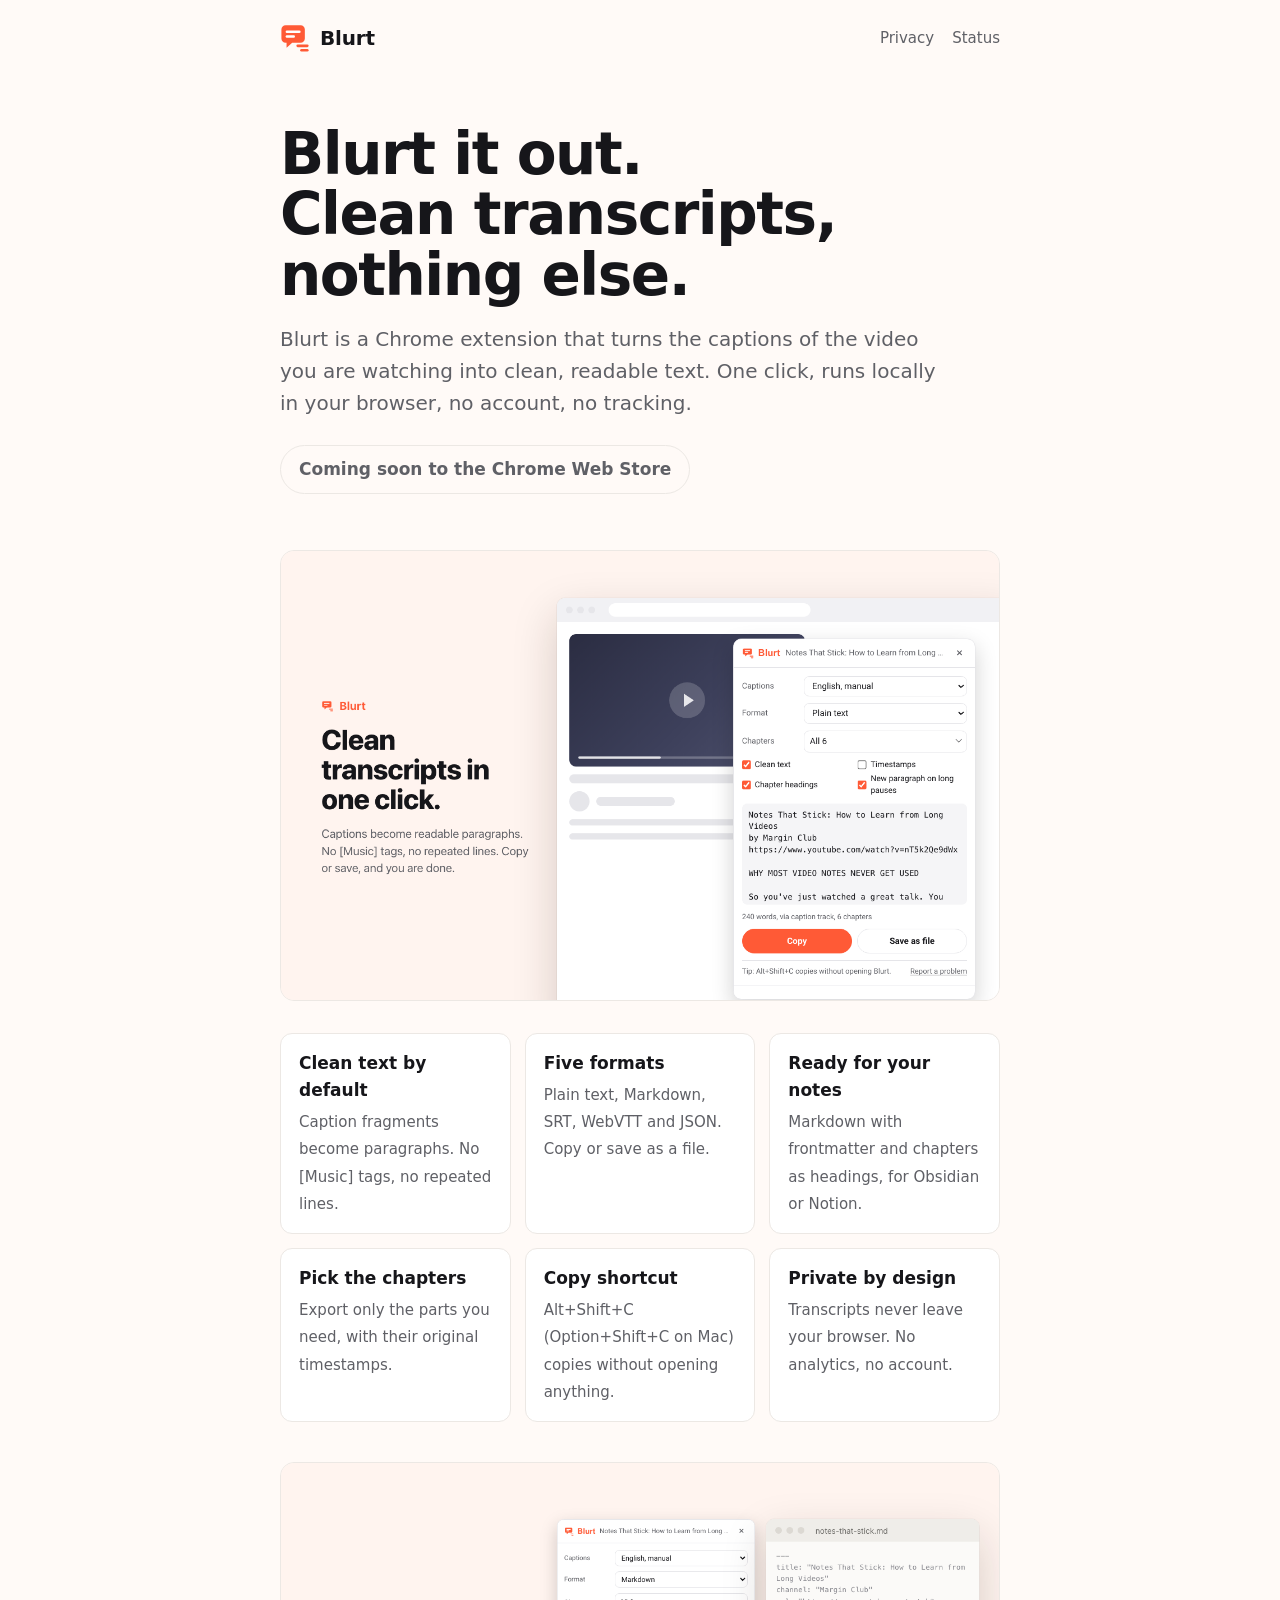
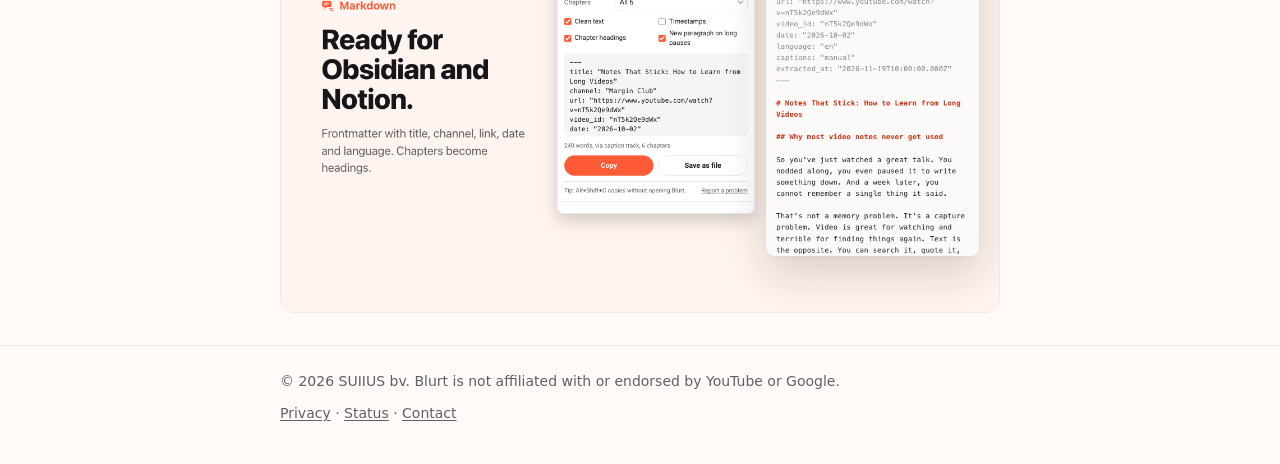
<file: index.html>
<!doctype html>
<html lang="en">
<head>
  <meta charset="utf-8">
  <meta name="viewport" content="width=device-width, initial-scale=1">
  <title>Blurt: clean transcripts from videos you watch</title>
  <meta name="description" content="Blurt is a Chrome extension that turns video captions into clean text. One click, runs locally, no account, no tracking.">
  <link rel="icon" href="assets/favicon-32.png" type="image/png">
  <link rel="stylesheet" href="assets/site.css">
</head>
<body>
  <header class="top">
    <div class="wrap">
      <a class="brand" href="./"><img src="assets/icon.svg" alt="">Blurt</a>
      <nav class="links"><a href="privacy/">Privacy</a><a href="status/">Status</a></nav>
    </div>
  </header>

  <main class="wrap">
    <section class="hero">
      <h1>Blurt it out.<br>Clean transcripts, nothing else.</h1>
      <p class="lead">Blurt is a Chrome extension that turns the captions of the video you are watching into clean, readable text. One click, runs locally in your browser, no account, no tracking.</p>
      <span class="pill soft">Coming soon to the Chrome Web Store</span>
    </section>

    <img class="shot" src="assets/screenshot-clean-text.png" width="1280" height="800" alt="The Blurt panel next to a video, showing the transcript as clean paragraphs with Copy and Save as file buttons.">

    <ul class="features">
      <li><strong>Clean text by default</strong><span>Caption fragments become paragraphs. No [Music] tags, no repeated lines.</span></li>
      <li><strong>Five formats</strong><span>Plain text, Markdown, SRT, WebVTT and JSON. Copy or save as a file.</span></li>
      <li><strong>Ready for your notes</strong><span>Markdown with frontmatter and chapters as headings, for Obsidian or Notion.</span></li>
      <li><strong>Pick the chapters</strong><span>Export only the parts you need, with their original timestamps.</span></li>
      <li><strong>Copy shortcut</strong><span>Alt+Shift+C (Option+Shift+C on Mac) copies without opening anything.</span></li>
      <li><strong>Private by design</strong><span>Transcripts never leave your browser. No analytics, no account.</span></li>
    </ul>

    <img class="shot" src="assets/screenshot-markdown.png" width="1280" height="800" alt="Markdown output with title, channel, link and date frontmatter, and chapter headings.">
  </main>

  <footer class="bottom">
    <div class="wrap">
      <span>&copy; 2026 SUIIUS bv. Blurt is not affiliated with or endorsed by YouTube or Google.</span>
      <span><a href="privacy/">Privacy</a> &middot; <a href="status/">Status</a> &middot; <a href="mailto:kris.vandenberk+blurt@gmail.com">Contact</a></span>
    </div>
  </footer>
</body>
</html>
</file>
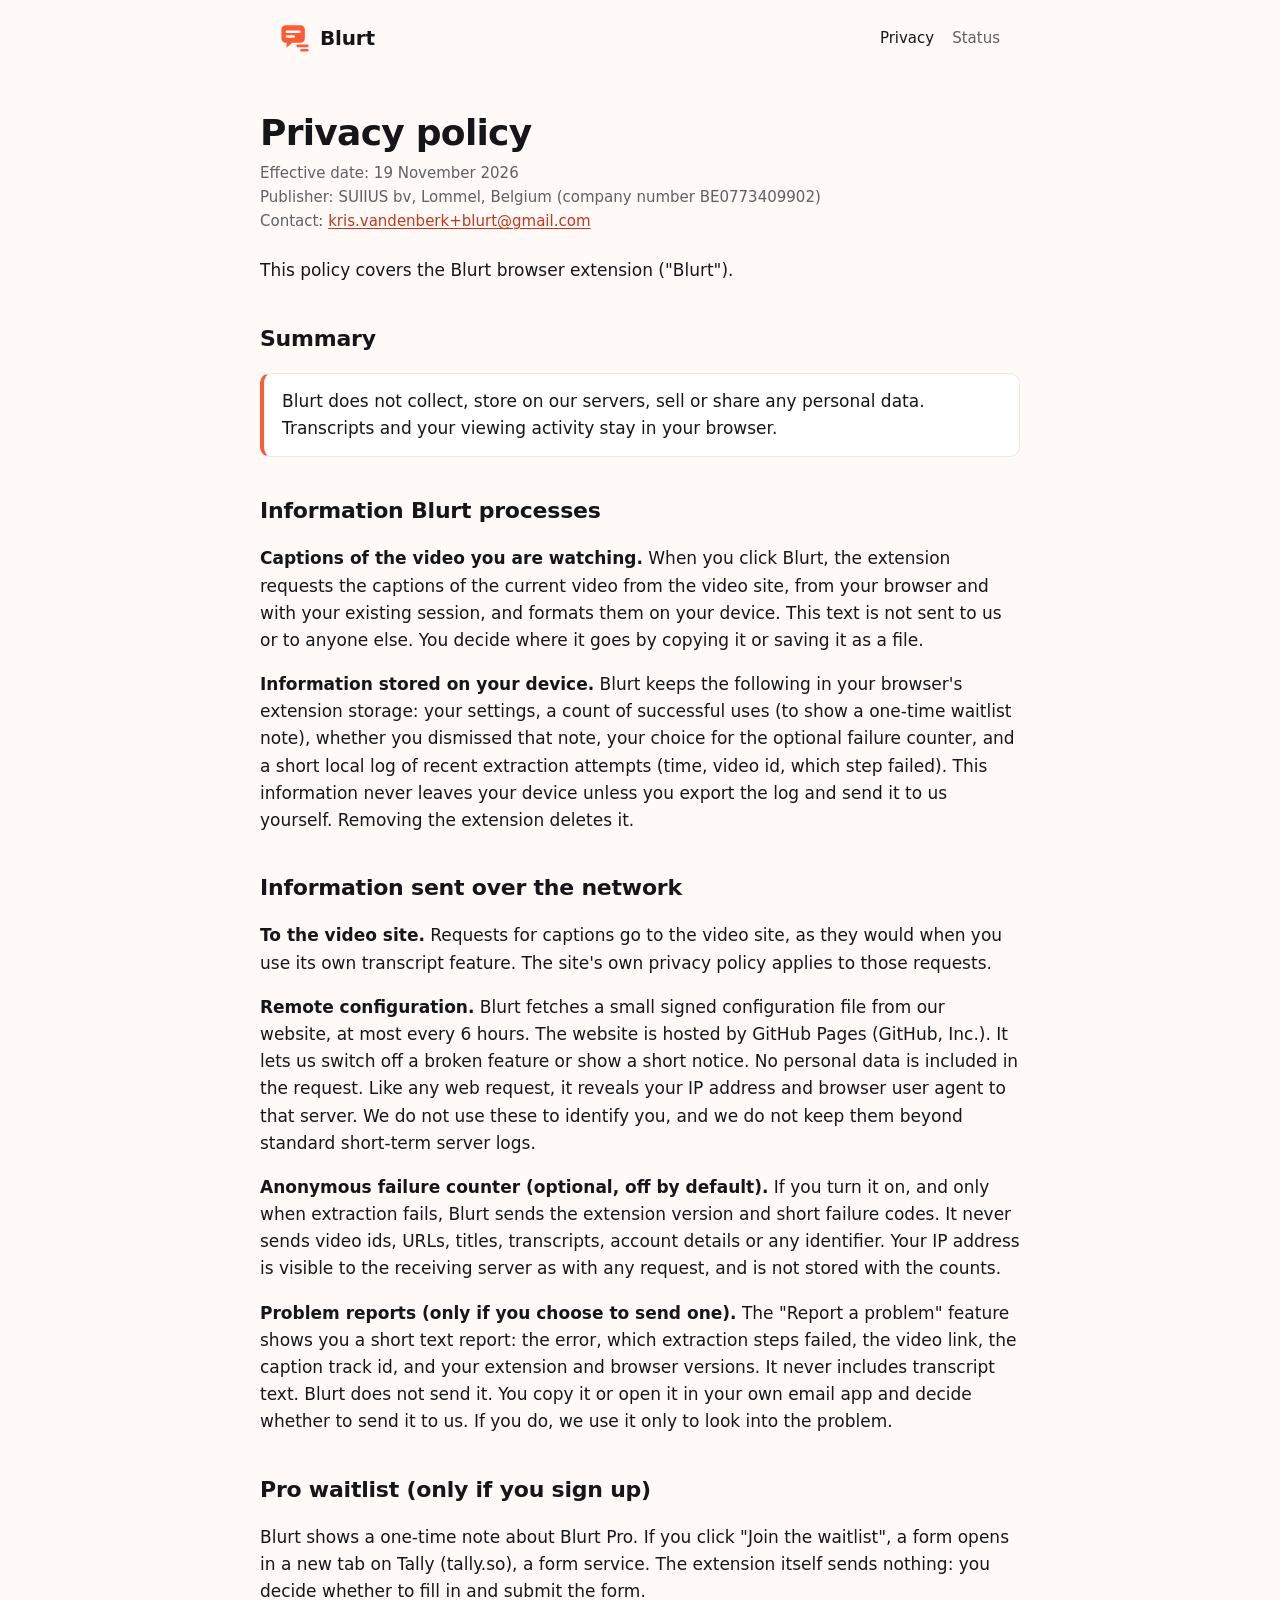
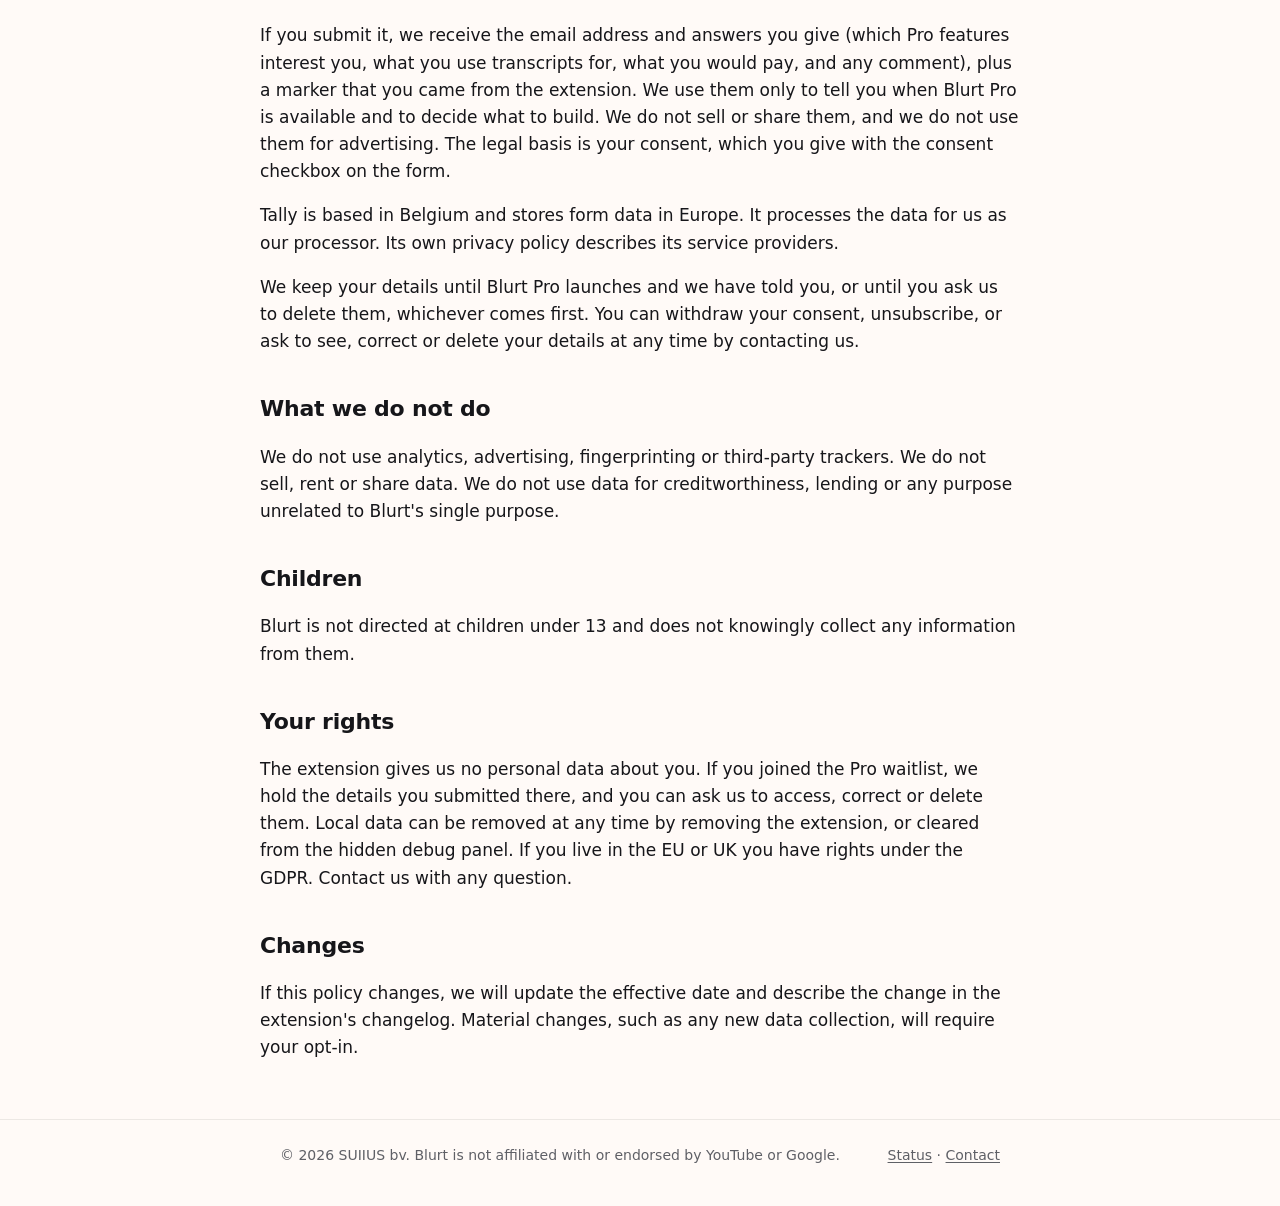
<file: privacy/index.html>
<!doctype html>
<html lang="en">
<head>
  <meta charset="utf-8">
  <meta name="viewport" content="width=device-width, initial-scale=1">
  <title>Blurt privacy policy</title>
  <meta name="description" content="What the Blurt browser extension does and does not do with your data.">
  <link rel="icon" href="../assets/favicon-32.png" type="image/png">
  <link rel="stylesheet" href="../assets/site.css">
</head>
<body>
  <header class="top">
    <div class="wrap">
      <a class="brand" href="../"><img src="../assets/icon.svg" alt="">Blurt</a>
      <nav class="links"><a href="./" aria-current="page">Privacy</a><a href="../status/">Status</a></nav>
    </div>
  </header>

  <main class="wrap doc">
    <h1>Privacy policy</h1>
    <p class="meta">Effective date: 19 November 2026<br>Publisher: SUIIUS bv, Lommel, Belgium (company number BE0773409902)<br>Contact: <a href="mailto:kris.vandenberk+blurt@gmail.com">kris.vandenberk+blurt@gmail.com</a></p>

    <p>This policy covers the Blurt browser extension ("Blurt").</p>

    <h2>Summary</h2>
    <p class="summary">Blurt does not collect, store on our servers, sell or share any personal data. Transcripts and your viewing activity stay in your browser.</p>

    <h2>Information Blurt processes</h2>
    <p><strong>Captions of the video you are watching.</strong> When you click Blurt, the extension requests the captions of the current video from the video site, from your browser and with your existing session, and formats them on your device. This text is not sent to us or to anyone else. You decide where it goes by copying it or saving it as a file.</p>
    <p><strong>Information stored on your device.</strong> Blurt keeps the following in your browser's extension storage: your settings, a count of successful uses (to show a one-time waitlist note), whether you dismissed that note, your choice for the optional failure counter, and a short local log of recent extraction attempts (time, video id, which step failed). This information never leaves your device unless you export the log and send it to us yourself. Removing the extension deletes it.</p>

    <h2>Information sent over the network</h2>
    <p><strong>To the video site.</strong> Requests for captions go to the video site, as they would when you use its own transcript feature. The site's own privacy policy applies to those requests.</p>
    <p><strong>Remote configuration.</strong> Blurt fetches a small signed configuration file from our website, at most every 6 hours. The website is hosted by GitHub Pages (GitHub, Inc.). It lets us switch off a broken feature or show a short notice. No personal data is included in the request. Like any web request, it reveals your IP address and browser user agent to that server. We do not use these to identify you, and we do not keep them beyond standard short-term server logs.</p>
    <p><strong>Anonymous failure counter (optional, off by default).</strong> If you turn it on, and only when extraction fails, Blurt sends the extension version and short failure codes. It never sends video ids, URLs, titles, transcripts, account details or any identifier. Your IP address is visible to the receiving server as with any request, and is not stored with the counts.</p>
    <p><strong>Problem reports (only if you choose to send one).</strong> The "Report a problem" feature shows you a short text report: the error, which extraction steps failed, the video link, the caption track id, and your extension and browser versions. It never includes transcript text. Blurt does not send it. You copy it or open it in your own email app and decide whether to send it to us. If you do, we use it only to look into the problem.</p>

    <h2>Pro waitlist (only if you sign up)</h2>
    <p>Blurt shows a one-time note about Blurt Pro. If you click "Join the waitlist", a form opens in a new tab on Tally (tally.so), a form service. The extension itself sends nothing: you decide whether to fill in and submit the form.</p>
    <p>If you submit it, we receive the email address and answers you give (which Pro features interest you, what you use transcripts for, what you would pay, and any comment), plus a marker that you came from the extension. We use them only to tell you when Blurt Pro is available and to decide what to build. We do not sell or share them, and we do not use them for advertising. The legal basis is your consent, which you give with the consent checkbox on the form.</p>
    <p>Tally is based in Belgium and stores form data in Europe. It processes the data for us as our processor. Its own privacy policy describes its service providers.</p>
    <p>We keep your details until Blurt Pro launches and we have told you, or until you ask us to delete them, whichever comes first. You can withdraw your consent, unsubscribe, or ask to see, correct or delete your details at any time by contacting us.</p>

    <h2>What we do not do</h2>
    <p>We do not use analytics, advertising, fingerprinting or third-party trackers. We do not sell, rent or share data. We do not use data for creditworthiness, lending or any purpose unrelated to Blurt's single purpose.</p>

    <h2>Children</h2>
    <p>Blurt is not directed at children under 13 and does not knowingly collect any information from them.</p>

    <h2>Your rights</h2>
    <p>The extension gives us no personal data about you. If you joined the Pro waitlist, we hold the details you submitted there, and you can ask us to access, correct or delete them. Local data can be removed at any time by removing the extension, or cleared from the hidden debug panel. If you live in the EU or UK you have rights under the GDPR. Contact us with any question.</p>

    <h2>Changes</h2>
    <p>If this policy changes, we will update the effective date and describe the change in the extension's changelog. Material changes, such as any new data collection, will require your opt-in.</p>
  </main>

  <footer class="bottom">
    <div class="wrap">
      <span>&copy; 2026 SUIIUS bv. Blurt is not affiliated with or endorsed by YouTube or Google.</span>
      <span><a href="../status/">Status</a> &middot; <a href="mailto:kris.vandenberk+blurt@gmail.com">Contact</a></span>
    </div>
  </footer>
</body>
</html>
</file>
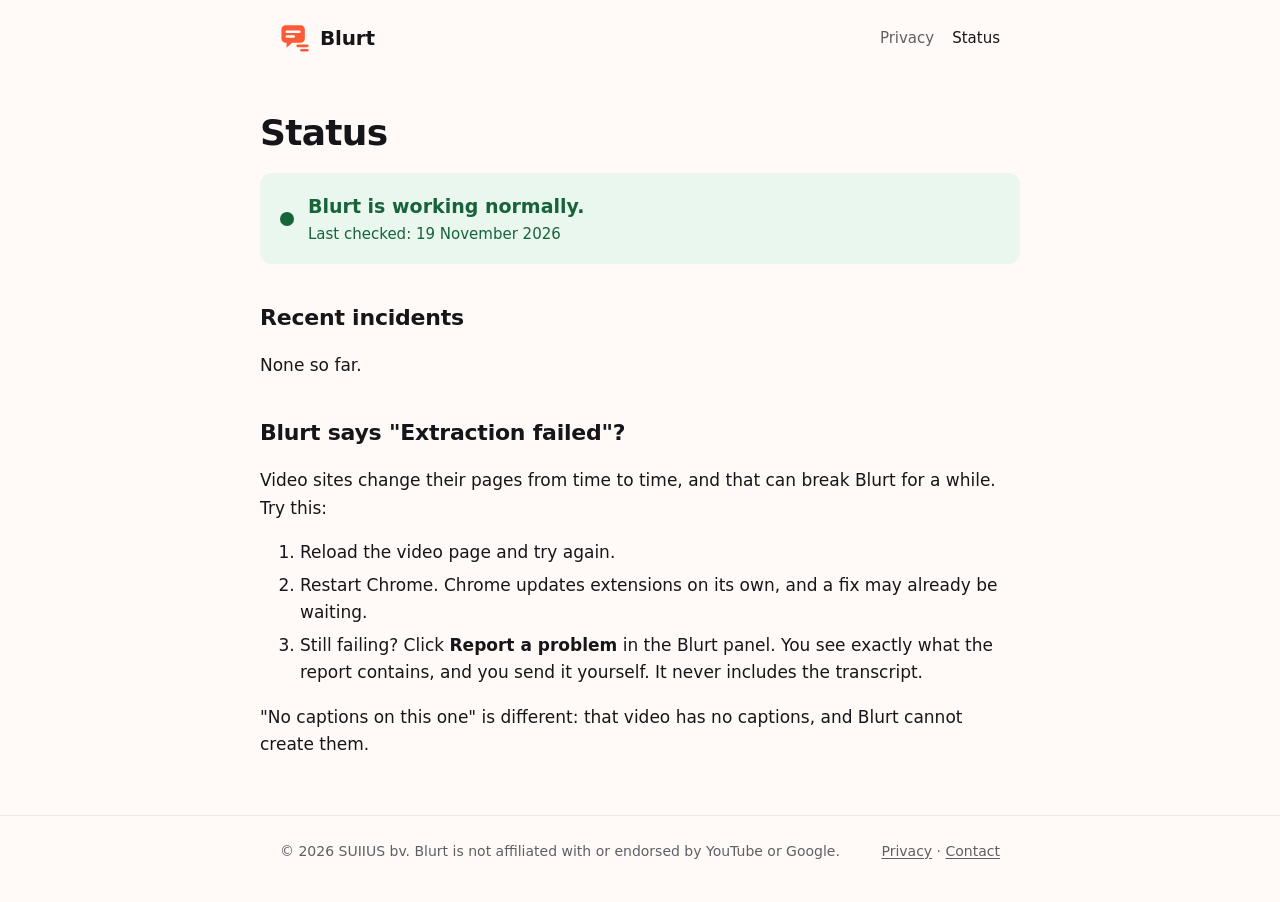
<file: status/index.html>
<!doctype html>
<html lang="en">
<head>
  <meta charset="utf-8">
  <meta name="viewport" content="width=device-width, initial-scale=1">
  <title>Blurt status</title>
  <meta name="description" content="Is Blurt working right now? Current status and what to do if extraction fails.">
  <link rel="icon" href="../assets/favicon-32.png" type="image/png">
  <link rel="stylesheet" href="../assets/site.css">
</head>
<body>
  <header class="top">
    <div class="wrap">
      <a class="brand" href="../"><img src="../assets/icon.svg" alt="">Blurt</a>
      <nav class="links"><a href="../privacy/">Privacy</a><a href="./" aria-current="page">Status</a></nav>
    </div>
  </header>

  <main class="wrap doc">
    <h1>Status</h1>

    <!--
      To change the status, edit this block. Use class "ok", "degraded" or "down"
      and update the date. Add a line under "Recent incidents" for anything users noticed.
    -->
    <div class="status ok" role="status">
      <div>Blurt is working normally.<small>Last checked: 19 November 2026</small></div>
    </div>

    <h2>Recent incidents</h2>
    <p>None so far.</p>

    <h2>Blurt says "Extraction failed"?</h2>
    <p>Video sites change their pages from time to time, and that can break Blurt for a while. Try this:</p>
    <ol class="steps">
      <li>Reload the video page and try again.</li>
      <li>Restart Chrome. Chrome updates extensions on its own, and a fix may already be waiting.</li>
      <li>Still failing? Click <strong>Report a problem</strong> in the Blurt panel. You see exactly what the report contains, and you send it yourself. It never includes the transcript.</li>
    </ol>
    <p>"No captions on this one" is different: that video has no captions, and Blurt cannot create them.</p>
  </main>

  <footer class="bottom">
    <div class="wrap">
      <span>&copy; 2026 SUIIUS bv. Blurt is not affiliated with or endorsed by YouTube or Google.</span>
      <span><a href="../privacy/">Privacy</a> &middot; <a href="mailto:kris.vandenberk+blurt@gmail.com">Contact</a></span>
    </div>
  </footer>
</body>
</html>
</file>
<file: assets/site.css>
:root {
  --accent: #FF5A36;
  --accent-ink: #C7361A;
  --bg: #FFFAF7;
  --card: #ffffff;
  --fg: #16161a;
  --muted: #5f6066;
  --line: #ece8e4;
  --ok-bg: #e9f7ee;
  --ok-fg: #17633a;
  --warn-bg: #fff4e5;
  --warn-fg: #7a4100;
  --err-bg: #fdecea;
  --err-fg: #8a1c12;
  color-scheme: light dark;
}
@media (prefers-color-scheme: dark) {
  :root {
    --accent-ink: #FF8A6E;
    --bg: #121216;
    --card: #1b1b20;
    --fg: #f1f1f3;
    --muted: #a4a5ab;
    --line: #2e2e35;
    --ok-bg: #13301f;
    --ok-fg: #9fe0b8;
    --warn-bg: #3a2a10;
    --warn-fg: #ffd59a;
    --err-bg: #3d1a17;
    --err-fg: #ffb4aa;
  }
}
* { box-sizing: border-box; }
html { -webkit-text-size-adjust: 100%; }
body {
  margin: 0;
  background: var(--bg);
  color: var(--fg);
  font: 17px/1.6 -apple-system, BlinkMacSystemFont, "Segoe UI", Roboto, system-ui, sans-serif;
  -webkit-font-smoothing: antialiased;
}
a { color: var(--accent-ink); text-underline-offset: 2px; }
.wrap { max-width: 760px; margin: 0 auto; padding: 0 20px; }
header.top { padding: 22px 0; }
header.top .wrap { display: flex; align-items: center; justify-content: space-between; gap: 16px; }
.brand { display: inline-flex; align-items: center; gap: 10px; font-weight: 800; font-size: 20px; color: var(--fg); text-decoration: none; letter-spacing: -.01em; }
.brand img { width: 30px; height: 30px; }
nav.links { display: flex; gap: 18px; font-size: 15px; }
nav.links a { color: var(--muted); text-decoration: none; }
nav.links a:hover, nav.links a[aria-current="page"] { color: var(--fg); }

.hero { padding: 48px 0 24px; }
.hero h1 { font-size: clamp(38px, 7vw, 58px); line-height: 1.04; letter-spacing: -.025em; margin: 0 0 18px; }
.hero p.lead { font-size: 20px; color: var(--muted); margin: 0 0 26px; max-width: 34em; }
.pill { display: inline-flex; align-items: center; gap: 8px; padding: 10px 18px; border-radius: 999px; background: var(--accent); color: #fff; font-weight: 700; text-decoration: none; }
.pill.soft { background: transparent; color: var(--muted); border: 1px solid var(--line); font-weight: 600; }
.shot { display: block; width: 100%; height: auto; border-radius: 14px; border: 1px solid var(--line); margin: 32px 0; }

.features { display: grid; grid-template-columns: repeat(auto-fit, minmax(220px, 1fr)); gap: 14px; margin: 8px 0 40px; padding: 0; list-style: none; }
.features li { background: var(--card); border: 1px solid var(--line); border-radius: 12px; padding: 16px 18px; }
.features strong { display: block; margin-bottom: 4px; }
.features span { color: var(--muted); font-size: 15px; }

main.doc { padding: 24px 0 40px; }
main.doc h1 { font-size: 36px; line-height: 1.15; letter-spacing: -.02em; margin: 12px 0 8px; }
main.doc h2 { font-size: 22px; margin: 36px 0 8px; letter-spacing: -.01em; }
main.doc .meta { color: var(--muted); font-size: 15px; margin: 0 0 24px; }
main.doc .summary { background: var(--card); border: 1px solid var(--line); border-left: 4px solid var(--accent); border-radius: 10px; padding: 14px 18px; }

.status { display: flex; align-items: center; gap: 14px; border-radius: 12px; padding: 18px 20px; font-size: 19px; font-weight: 700; margin: 20px 0 6px; }
.status::before { content: ""; width: 14px; height: 14px; border-radius: 50%; background: currentColor; flex: none; }
.status.ok { background: var(--ok-bg); color: var(--ok-fg); }
.status.degraded { background: var(--warn-bg); color: var(--warn-fg); }
.status.down { background: var(--err-bg); color: var(--err-fg); }
.status small { display: block; font-weight: 400; font-size: 15px; }
ol.steps li { margin-bottom: 6px; }

footer.bottom { border-top: 1px solid var(--line); padding: 24px 0 40px; color: var(--muted); font-size: 14px; }
footer.bottom .wrap { display: flex; flex-wrap: wrap; justify-content: space-between; gap: 10px 24px; }
footer.bottom a { color: var(--muted); }
</file>
